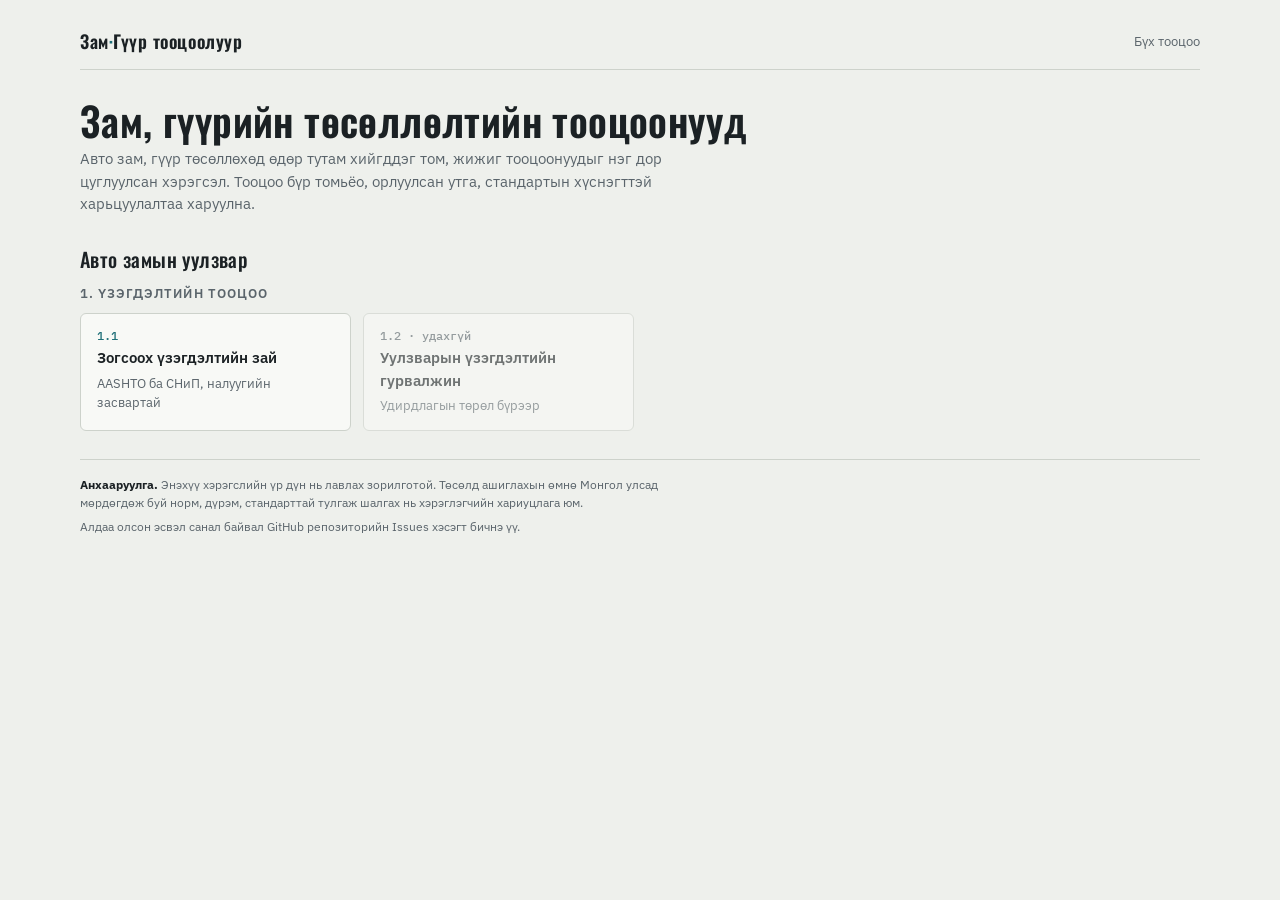
<file: index.html>
<!doctype html>
<html lang="mn">
<head>
<meta charset="utf-8">
<meta name="viewport" content="width=device-width, initial-scale=1">
<title>Зам·Гүүр тооцоолуур</title>
<meta name="description" content="Авто зам, гүүрийн төсөллөлтөд өдөр тутам хийгддэг тооцоонуудын цуглуулга.">
<link rel="preconnect" href="https://fonts.googleapis.com">
<link rel="preconnect" href="https://fonts.gstatic.com" crossorigin>
<link rel="stylesheet" href="https://fonts.googleapis.com/css2?family=Oswald:wght@500;600&family=IBM+Plex+Sans:wght@400;500;600&family=IBM+Plex+Mono:wght@400;500&display=swap">
<link rel="stylesheet" href="assets/site.css">
</head>
<body>
<div class="wrap">
  <div class="topbar">
    <a class="brand" href="index.html">Зам<span>·</span>Гүүр тооцоолуур</a>
    <nav><a href="index.html">Бүх тооцоо</a></nav>
  </div>
  <header>
    <h1>Зам, гүүрийн төсөллөлтийн тооцоонууд</h1>
    <p class="lede">Авто зам, гүүр төсөллөхөд өдөр тутам хийгддэг том, жижиг тооцоонуудыг нэг дор цуглуулсан хэрэгсэл. Тооцоо бүр томьёо, орлуулсан утга, стандартын хүснэгттэй харьцуулалтаа харуулна.</p>
  </header>

  <section class="catalog">
    <div class="group">
      <h2>Авто замын уулзвар</h2>
      <h3>1. Үзэгдэлтийн тооцоо</h3>
      <div class="items">
        <a class="item" href="uulzvar/zogsooh-uzegdelt.html">
          <span class="no">1.1</span>
          <span class="t">Зогсоох үзэгдэлтийн зай</span>
          <span class="d">AASHTO ба СНиП, налуугийн засвартай</span>
        </a>
        <div class="item soon">
          <span class="no">1.2 · удахгүй</span>
          <span class="t">Уулзварын үзэгдэлтийн гурвалжин</span>
          <span class="d">Удирдлагын төрөл бүрээр</span>
        </div>
      </div>
    </div>
  </section>

  <footer class="site">
    <p><strong>Анхааруулга.</strong> Энэхүү хэрэгслийн үр дүн нь лавлах зорилготой. Төсөлд ашиглахын өмнө Монгол улсад мөрдөгдөж буй норм, дүрэм, стандарттай тулгаж шалгах нь хэрэглэгчийн хариуцлага юм.</p>
    <p>Алдаа олсон эсвэл санал байвал GitHub репозиторийн Issues хэсэгт бичнэ үү.</p>
  </footer>
</div>
</body>
</html>
</file>
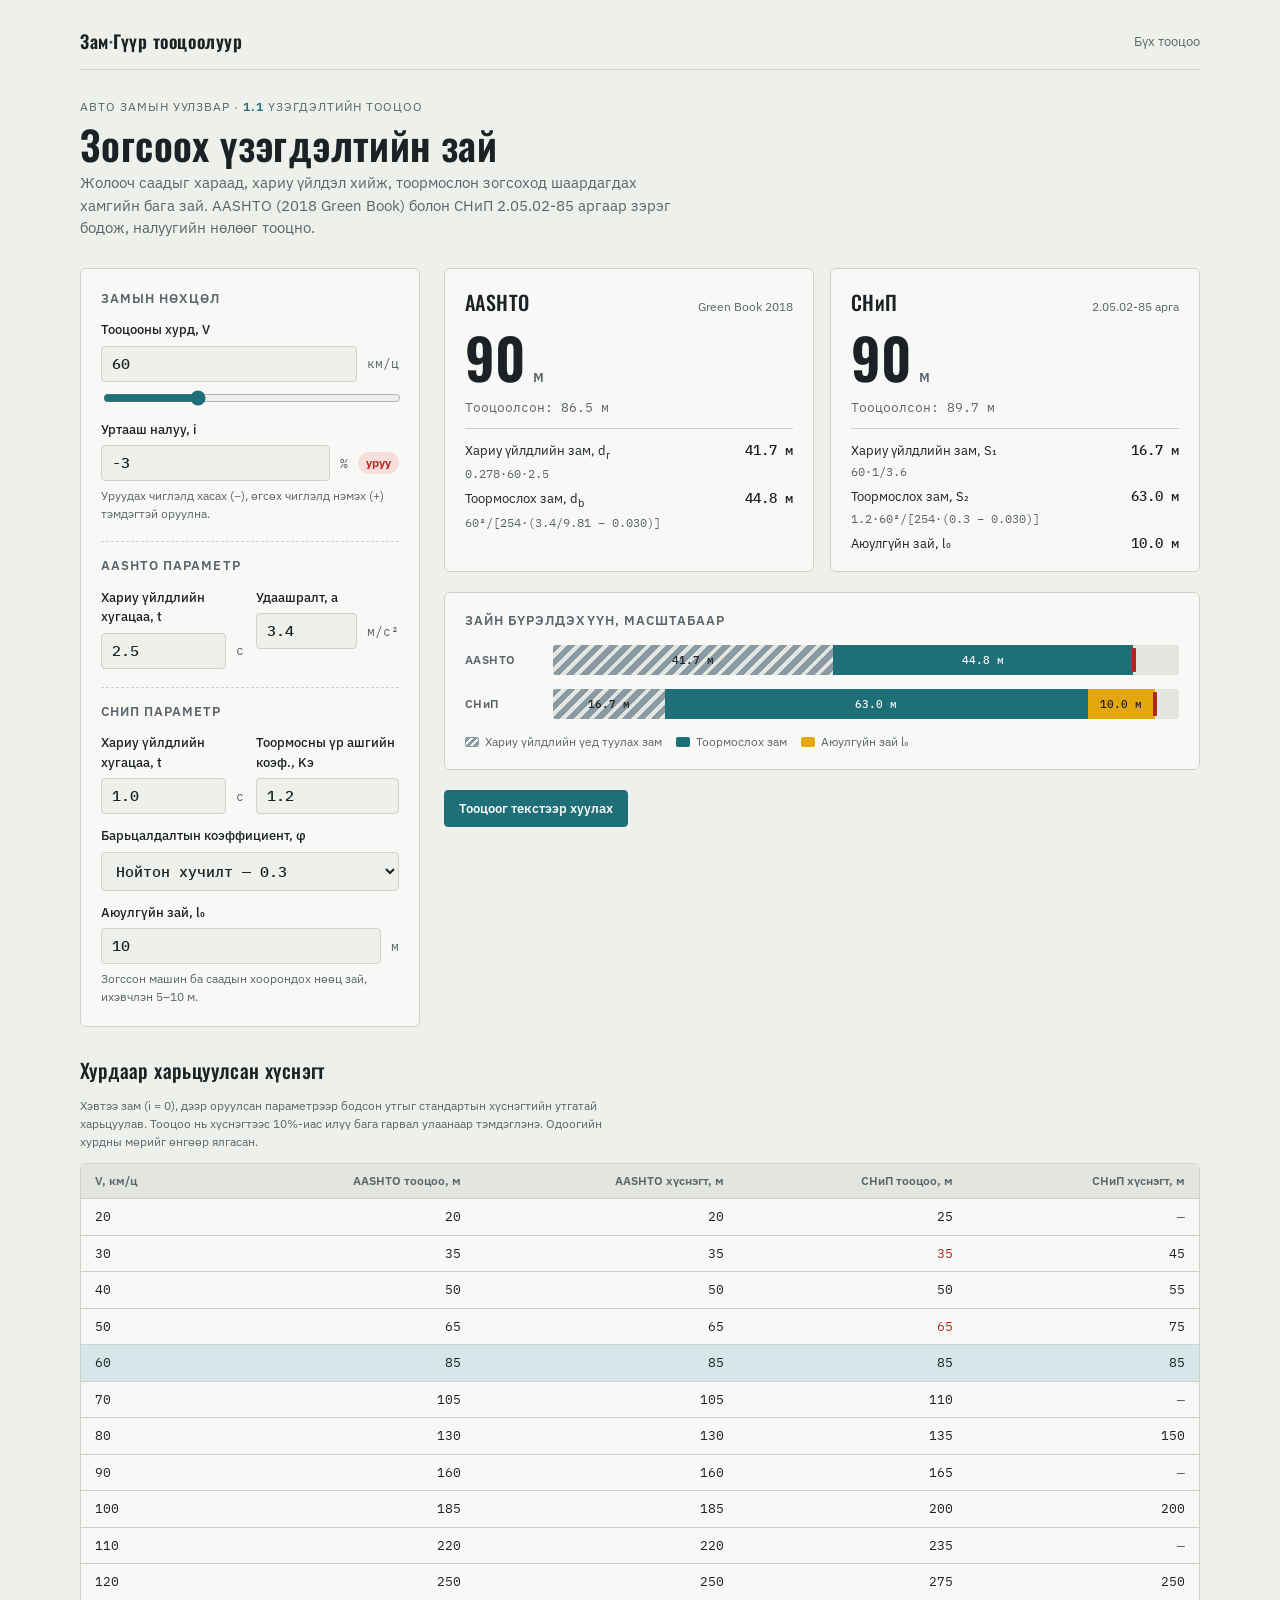
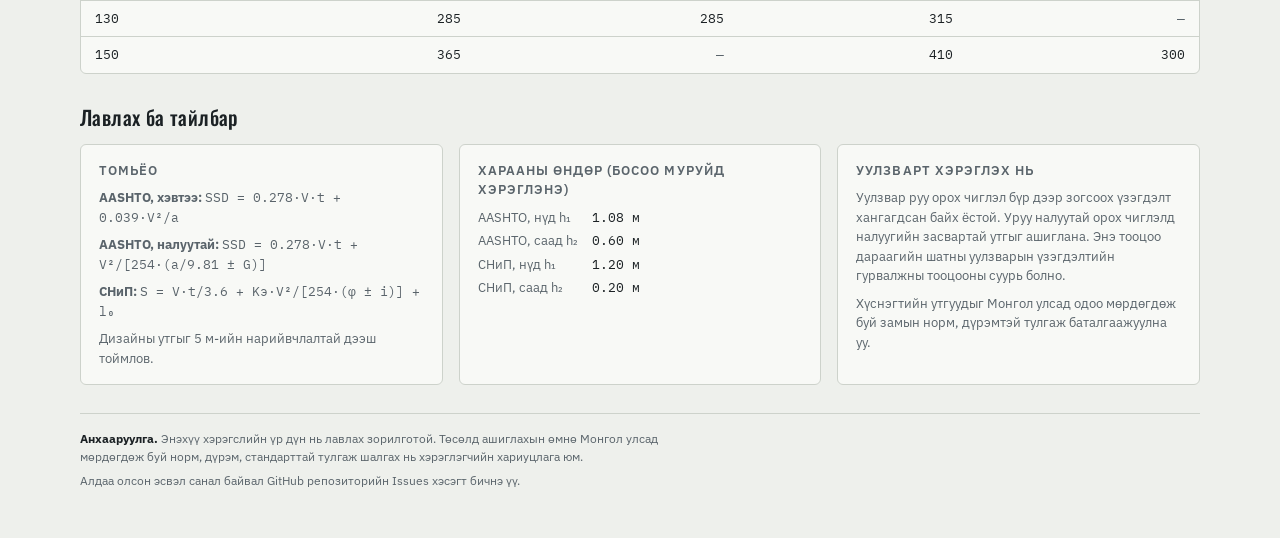
<file: uulzvar/zogsooh-uzegdelt.html>
<!doctype html>
<html lang="mn">
<head>
<meta charset="utf-8">
<meta name="viewport" content="width=device-width, initial-scale=1">
<title>Зогсоох үзэгдэлтийн зай</title>
<meta name="description" content="Зогсоох үзэгдэлтийн зайг AASHTO болон СНиП аргаар налуугийн засвартай бодох тооцоолуур.">
<link rel="preconnect" href="https://fonts.googleapis.com">
<link rel="preconnect" href="https://fonts.gstatic.com" crossorigin>
<link rel="stylesheet" href="https://fonts.googleapis.com/css2?family=Oswald:wght@500;600&family=IBM+Plex+Sans:wght@400;500;600&family=IBM+Plex+Mono:wght@400;500&display=swap">
<link rel="stylesheet" href="../assets/site.css">
</head>
<body>
<div class="wrap">
  <div class="topbar">
    <a class="brand" href="../index.html">Зам<span>·</span>Гүүр тооцоолуур</a>
    <nav><a href="../index.html">Бүх тооцоо</a></nav>
  </div>
  <header>
    <div class="crumb">Авто замын уулзвар · <b>1.1</b> Үзэгдэлтийн тооцоо</div>
    <h1>Зогсоох үзэгдэлтийн зай</h1>
    <p class="lede">Жолооч саадыг хараад, хариу үйлдэл хийж, тоормослон зогсоход шаардагдах хамгийн бага зай. AASHTO (2018 Green Book) болон СНиП 2.05.02-85 аргаар зэрэг бодож, налуугийн нөлөөг тооцно.</p>
  </header>

  <div class="grid">
    <!-- INPUTS -->
    <form class="panel" id="form" autocomplete="off">
      <div class="fieldset">
        <h3>Замын нөхцөл</h3>
        <div class="field">
          <label for="V">Тооцооны хурд, V</label>
          <div class="row"><input type="number" id="V" value="60" min="20" max="150" step="5"><span class="unit">км/ц</span></div>
          <input type="range" id="Vr" value="60" min="20" max="150" step="5" aria-label="Тооцооны хурд гулсуур">
        </div>
        <div class="field">
          <label for="i">Уртааш налуу, i</label>
          <div class="row"><input type="number" id="i" value="-3" min="-12" max="12" step="0.5"><span class="unit">%</span><span class="chip" id="gchip">уруу</span></div>
          <span class="hint">Уруудах чиглэлд хасах (−), өгсөх чиглэлд нэмэх (+) тэмдэгтэй оруулна.</span>
        </div>
      </div>

      <div class="fieldset">
        <h3>AASHTO параметр</h3>
        <div class="row2">
          <div class="field">
            <label for="ta">Хариу үйлдлийн хугацаа, t</label>
            <div class="row"><input type="number" id="ta" value="2.5" min="0.5" max="5" step="0.1"><span class="unit">с</span></div>
          </div>
          <div class="field">
            <label for="a">Удаашралт, a</label>
            <div class="row"><input type="number" id="a" value="3.4" min="1" max="8" step="0.1"><span class="unit">м/с²</span></div>
          </div>
        </div>
      </div>

      <div class="fieldset">
        <h3>СНиП параметр</h3>
        <div class="row2">
          <div class="field">
            <label for="ts">Хариу үйлдлийн хугацаа, t</label>
            <div class="row"><input type="number" id="ts" value="1.0" min="0.5" max="5" step="0.1"><span class="unit">с</span></div>
          </div>
          <div class="field">
            <label for="K">Тоормосны үр ашгийн коэф., Kэ</label>
            <input type="number" id="K" value="1.2" min="1" max="2" step="0.05">
          </div>
        </div>
        <div class="field">
          <label for="phiSel">Барьцалдалтын коэффициент, φ</label>
          <select id="phiSel">
            <option value="0.5">Хуурай хучилт — 0.5</option>
            <option value="0.3" selected>Нойтон хучилт — 0.3</option>
            <option value="0.2">Шаварлаг / цастай — 0.2</option>
            <option value="0.1">Мөстэй — 0.1</option>
            <option value="custom">Өөр утга…</option>
          </select>
          <input type="number" id="phi" value="0.3" min="0.05" max="0.8" step="0.01" hidden aria-label="φ өөр утга">
        </div>
        <div class="field">
          <label for="l0">Аюулгүйн зай, l₀</label>
          <div class="row"><input type="number" id="l0" value="10" min="0" max="20" step="1"><span class="unit">м</span></div>
          <span class="hint">Зогссон машин ба саадын хоорондох нөөц зай, ихэвчлэн 5–10 м.</span>
        </div>
      </div>
    </form>

    <!-- RESULTS -->
    <section class="results" aria-live="polite">
      <div class="cards">
        <article class="card" id="cardA">
          <div class="card-head"><h2>AASHTO</h2><span class="std">Green Book 2018</span></div>
          <div class="big"><span class="num" id="A_design">—</span><span class="u">м</span></div>
          <div class="exact" id="A_exact"></div>
          <div class="breakdown" id="A_break"></div>
        </article>
        <article class="card" id="cardS">
          <div class="card-head"><h2>СНиП</h2><span class="std">2.05.02-85 арга</span></div>
          <div class="big"><span class="num" id="S_design">—</span><span class="u">м</span></div>
          <div class="exact" id="S_exact"></div>
          <div class="breakdown" id="S_break"></div>
        </article>
      </div>

      <div class="road">
        <h3>Зайн бүрэлдэхүүн, масштабаар</h3>
        <div class="lane"><span class="name">AASHTO</span><div class="track" id="trackA"></div></div>
        <div class="lane"><span class="name">СНиП</span><div class="track" id="trackS"></div></div>
        <div class="legend">
          <span><i class="sw r"></i>Хариу үйлдлийн үед туулах зам</span>
          <span><i class="sw b"></i>Тоормослох зам</span>
          <span><i class="sw l0"></i>Аюулгүйн зай l₀</span>
        </div>
      </div>

      <div class="actions">
        <button type="button" id="copy">Тооцоог текстээр хуулах</button>
        <span class="toast" id="toast" role="status"></span>
      </div>
      <textarea id="fallback" hidden readonly aria-label="Хуулах текст"></textarea>
    </section>
  </div>

  <section style="display:flex;flex-direction:column;gap:12px">
    <h2>Хурдаар харьцуулсан хүснэгт</h2>
    <p class="tnote">Хэвтээ зам (i = 0), дээр оруулсан параметрээр бодсон утгыг стандартын хүснэгтийн утгатай харьцуулав. Тооцоо нь хүснэгтээс 10%-иас илүү бага гарвал улаанаар тэмдэглэнэ. Одоогийн хурдны мөрийг өнгөөр ялгасан.</p>
    <div class="tablewrap">
      <table>
        <thead><tr><th>V, км/ц</th><th>AASHTO тооцоо, м</th><th>AASHTO хүснэгт, м</th><th>СНиП тооцоо, м</th><th>СНиП хүснэгт, м</th></tr></thead>
        <tbody id="tbody"></tbody>
      </table>
    </div>
  </section>

  <section style="display:flex;flex-direction:column;gap:12px">
    <h2>Лавлах ба тайлбар</h2>
    <div class="refs">
      <div class="ref">
        <h3>Томьёо</h3>
        <p><b>AASHTO, хэвтээ:</b> <span style="font-family:var(--mono)">SSD = 0.278·V·t + 0.039·V²/a</span></p>
        <p><b>AASHTO, налуутай:</b> <span style="font-family:var(--mono)">SSD = 0.278·V·t + V²/[254·(a/9.81 ± G)]</span></p>
        <p><b>СНиП:</b> <span style="font-family:var(--mono)">S = V·t/3.6 + Kэ·V²/[254·(φ ± i)] + l₀</span></p>
        <p>Дизайны утгыг 5 м-ийн нарийвчлалтай дээш тоймлов.</p>
      </div>
      <div class="ref">
        <h3>Харааны өндөр (босоо муруйд хэрэглэнэ)</h3>
        <dl>
          <dt>AASHTO, нүд h₁</dt><dd>1.08 м</dd>
          <dt>AASHTO, саад h₂</dt><dd>0.60 м</dd>
          <dt>СНиП, нүд h₁</dt><dd>1.20 м</dd>
          <dt>СНиП, саад h₂</dt><dd>0.20 м</dd>
        </dl>
      </div>
      <div class="ref">
        <h3>Уулзварт хэрэглэх нь</h3>
        <p>Уулзвар руу орох чиглэл бүр дээр зогсоох үзэгдэлт хангагдсан байх ёстой. Уруу налуутай орох чиглэлд налуугийн засвартай утгыг ашиглана. Энэ тооцоо дараагийн шатны уулзварын үзэгдэлтийн гурвалжны тооцооны суурь болно.</p>
        <p>Хүснэгтийн утгуудыг Монгол улсад одоо мөрдөгдөж буй замын норм, дүрэмтэй тулгаж баталгаажуулна уу.</p>
      </div>
    </div>
  </section>
  <footer class="site">
    <p><strong>Анхааруулга.</strong> Энэхүү хэрэгслийн үр дүн нь лавлах зорилготой. Төсөлд ашиглахын өмнө Монгол улсад мөрдөгдөж буй норм, дүрэм, стандарттай тулгаж шалгах нь хэрэглэгчийн хариуцлага юм.</p>
    <p>Алдаа олсон эсвэл санал байвал GitHub репозиторийн Issues хэсэгт бичнэ үү.</p>
  </footer>
</div>
<script src="../assets/zogsooh-uzegdelt.js"></script>
</body>
</html>
</file>
<file: assets/site.css>
/* Нийтлэг загвар — бүх хуудсанд */
*{box-sizing:border-box}
html{-webkit-text-size-adjust:100%}
body{margin:0}
img{max-width:100%}
[hidden]{display:none!important}

:root{
  --bg:#EEF0EC;
  --surface:#F8F9F6;
  --surface-2:#E3E6E0;
  --ink:#1B2124;
  --muted:#5A646B;
  --line:#CDD2CB;
  --accent:#1F6F78;
  --accent-soft:#D5E7E8;
  --mark:#E3A60B;
  --mark-ink:#1B2124;
  --react:#8A9AA3;
  --warn:#B3261E;
  --warn-soft:#F7DEDA;
  --display:"Oswald","Arial Narrow",Arial,sans-serif;
  --body:"IBM Plex Sans",-apple-system,"Segoe UI",Roboto,Arial,sans-serif;
  --mono:"IBM Plex Mono",ui-monospace,"SFMono-Regular",Consolas,monospace;
}
@media (prefers-color-scheme: dark){
  :root:not([data-theme="light"]){
    color-scheme:dark;
    --bg:#131719;--surface:#1B2023;--surface-2:#252B2F;--ink:#E4E8E9;--muted:#98A3AA;
    --line:#333B40;--accent:#5FB3BC;--accent-soft:#1E3A3D;--mark:#F0BC2E;--mark-ink:#131719;
    --react:#5E6C74;--warn:#F08A80;--warn-soft:#3A1F1C;
  }
}
:root[data-theme="dark"]{
  color-scheme:dark;
  --bg:#131719;--surface:#1B2023;--surface-2:#252B2F;--ink:#E4E8E9;--muted:#98A3AA;
  --line:#333B40;--accent:#5FB3BC;--accent-soft:#1E3A3D;--mark:#F0BC2E;--mark-ink:#131719;
  --react:#5E6C74;--warn:#F08A80;--warn-soft:#3A1F1C;
}
body{background:var(--bg);color:var(--ink);font-family:var(--body);font-size:15px;line-height:1.5;padding-inline:20px;padding-block:28px 48px}
.wrap{max-width:1120px;margin:0 auto;display:flex;flex-direction:column;gap:28px}
header{display:flex;flex-direction:column;gap:6px}
.crumb{font-size:12px;letter-spacing:.08em;text-transform:uppercase;color:var(--muted)}
.crumb b{color:var(--accent);font-weight:600}
h1{font-family:var(--display);font-weight:600;font-size:clamp(28px,4vw,40px);line-height:1.1;margin:0;text-wrap:balance;letter-spacing:.01em}
.lede{max-width:68ch;color:var(--muted);margin:0}
h2{font-family:var(--display);font-weight:500;font-size:20px;margin:0;letter-spacing:.02em}
h3{font-size:13px;font-weight:600;letter-spacing:.08em;text-transform:uppercase;color:var(--muted);margin:0}

.grid{display:grid;grid-template-columns:minmax(280px,340px) 1fr;gap:24px;align-items:start}
@media (max-width:820px){.grid{grid-template-columns:1fr}}

.panel{background:var(--surface);border:1px solid var(--line);border-radius:6px;padding:20px;display:flex;flex-direction:column;gap:18px}
.fieldset{display:flex;flex-direction:column;gap:12px;padding-top:14px;border-top:1px dashed var(--line)}
.fieldset:first-of-type{border-top:0;padding-top:0}
.field{display:flex;flex-direction:column;gap:6px}
.field label{font-size:13px;font-weight:500}
.field .hint{font-size:12px;color:var(--muted)}
.row{display:flex;gap:10px;align-items:center}
.row2{display:grid;grid-template-columns:1fr 1fr;gap:12px}
input[type=number],select{font:500 15px/1.2 var(--mono);color:var(--ink);background:var(--bg);border:1px solid var(--line);border-radius:4px;padding:8px 10px;width:100%;font-variant-numeric:tabular-nums}
input[type=number]:focus-visible,select:focus-visible,input[type=range]:focus-visible,button:focus-visible{outline:2px solid var(--accent);outline-offset:2px}
input[type=range]{width:100%;accent-color:var(--accent)}
.unit{font:400 13px var(--mono);color:var(--muted);white-space:nowrap}
.chip{display:inline-block;font-size:12px;font-weight:600;padding:2px 8px;border-radius:999px;background:var(--surface-2);color:var(--muted);white-space:nowrap}
.chip.down{background:var(--warn-soft);color:var(--warn)}
.chip.up{background:var(--accent-soft);color:var(--accent)}

.results{display:flex;flex-direction:column;gap:20px}
.cards{display:grid;grid-template-columns:1fr 1fr;gap:16px}
@media (max-width:560px){.cards{grid-template-columns:1fr}}
.card{background:var(--surface);border:1px solid var(--line);border-radius:6px;padding:18px 20px;display:flex;flex-direction:column;gap:12px}
.card-head{display:flex;justify-content:space-between;align-items:baseline;gap:8px}
.std{font-size:12px;color:var(--muted)}
.big{display:flex;align-items:baseline;gap:8px}
.big .num{font-family:var(--display);font-weight:600;font-size:56px;line-height:1;font-variant-numeric:tabular-nums}
.big .u{font:500 18px var(--mono);color:var(--muted)}
.exact{font:400 13px var(--mono);color:var(--muted)}
.breakdown{display:flex;flex-direction:column;gap:8px;border-top:1px solid var(--line);padding-top:12px}
.bline{display:grid;grid-template-columns:1fr auto;gap:4px 12px;align-items:baseline}
.bline .lbl{font-size:13px}
.bline .val{font:500 14px var(--mono);font-variant-numeric:tabular-nums;text-align:right}
.bline .f{grid-column:1/-1;font:400 12px var(--mono);color:var(--muted);overflow-wrap:anywhere}
.err{background:var(--warn-soft);color:var(--warn);padding:10px 12px;border-radius:4px;font-size:13px}

.road{background:var(--surface);border:1px solid var(--line);border-radius:6px;padding:18px 20px;display:flex;flex-direction:column;gap:14px}
.lane{display:grid;grid-template-columns:78px 1fr;gap:10px;align-items:center}
.lane .name{font-size:12px;font-weight:600;color:var(--muted);letter-spacing:.04em}
.track{position:relative;height:30px;background:var(--surface-2);border-radius:3px;overflow:hidden}
.seg{position:absolute;top:0;bottom:0;display:flex;align-items:center;justify-content:center;font:500 11px var(--mono);white-space:nowrap;overflow:hidden;transition:width .25s ease,left .25s ease}
.seg.r{background:repeating-linear-gradient(135deg,var(--react) 0 6px,transparent 6px 10px);color:var(--ink)}
.seg.b{background:var(--accent);color:var(--surface)}
.seg.l0{background:var(--mark);color:var(--mark-ink)}
.stop{position:absolute;top:3px;bottom:3px;width:4px;background:var(--warn);border-radius:1px}
.legend{display:flex;flex-wrap:wrap;gap:14px;font-size:12px;color:var(--muted)}
.legend span{display:inline-flex;align-items:center;gap:6px}
.sw{width:14px;height:10px;border-radius:2px;display:inline-block}
.sw.r{background:repeating-linear-gradient(135deg,var(--react) 0 3px,transparent 3px 5px);border:1px solid var(--react)}
.sw.b{background:var(--accent)}
.sw.l0{background:var(--mark)}

.tablewrap{overflow-x:auto;background:var(--surface);border:1px solid var(--line);border-radius:6px}
table{border-collapse:collapse;width:100%;min-width:560px;font-variant-numeric:tabular-nums}
th,td{padding:8px 14px;text-align:right;border-bottom:1px solid var(--line);font-family:var(--mono);font-size:13px}
th{font-family:var(--body);font-weight:600;font-size:12px;color:var(--muted);text-align:right;background:var(--surface-2)}
th:first-child,td:first-child{text-align:left}
tr:last-child td{border-bottom:0}
tr.cur td{background:var(--accent-soft)}
td.diff-hi{color:var(--warn)}
td.na{color:var(--muted)}
.tnote{font-size:12px;color:var(--muted);max-width:80ch;margin:0}

.refs{display:grid;grid-template-columns:repeat(auto-fit,minmax(260px,1fr));gap:16px}
.ref{background:var(--surface);border:1px solid var(--line);border-radius:6px;padding:16px 18px;display:flex;flex-direction:column;gap:8px;font-size:13px}
.ref dl{display:grid;grid-template-columns:auto 1fr;gap:4px 14px;margin:0}
.ref dt{color:var(--muted)}
.ref dd{margin:0;font-family:var(--mono)}
.ref p{margin:0;color:var(--muted)}

.actions{display:flex;gap:10px;align-items:center;flex-wrap:wrap}
button{font:600 13px var(--body);border:1px solid var(--accent);background:var(--accent);color:var(--surface);padding:9px 14px;border-radius:4px;cursor:pointer}
button:hover{filter:brightness(1.08)}
.toast{font-size:13px;color:var(--accent)}
textarea#fallback{width:100%;min-height:140px;font:12px var(--mono);background:var(--bg);color:var(--ink);border:1px solid var(--line);border-radius:4px;padding:8px}
@media (prefers-reduced-motion: reduce){.seg{transition:none}}

/* Сайтын толгой ба хөл */
.topbar{display:flex;justify-content:space-between;align-items:center;gap:12px;flex-wrap:wrap;padding-bottom:14px;border-bottom:1px solid var(--line)}
.brand{font-family:var(--display);font-weight:600;font-size:18px;letter-spacing:.03em;color:var(--ink);text-decoration:none}
.brand span{color:var(--accent)}
.topbar nav a{font-size:13px;color:var(--muted);text-decoration:none}
.topbar nav a:hover{color:var(--accent)}
footer.site{border-top:1px solid var(--line);padding-top:16px;display:flex;flex-direction:column;gap:6px;font-size:12px;color:var(--muted)}
footer.site p{margin:0;max-width:90ch}
footer.site strong{color:var(--ink)}
/* Нүүр хуудасны жагсаалт */
.catalog{display:flex;flex-direction:column;gap:20px}
.group{display:flex;flex-direction:column;gap:10px}
.items{display:grid;grid-template-columns:repeat(auto-fill,minmax(260px,1fr));gap:12px}
.item{background:var(--surface);border:1px solid var(--line);border-radius:6px;padding:14px 16px;display:flex;flex-direction:column;gap:4px;text-decoration:none;color:var(--ink)}
a.item:hover{border-color:var(--accent)}
.item .no{font:500 12px var(--mono);color:var(--accent)}
.item .t{font-weight:600}
.item .d{font-size:13px;color:var(--muted)}
.item.soon{opacity:.6}
.item.soon .no{color:var(--muted)}
</file>
